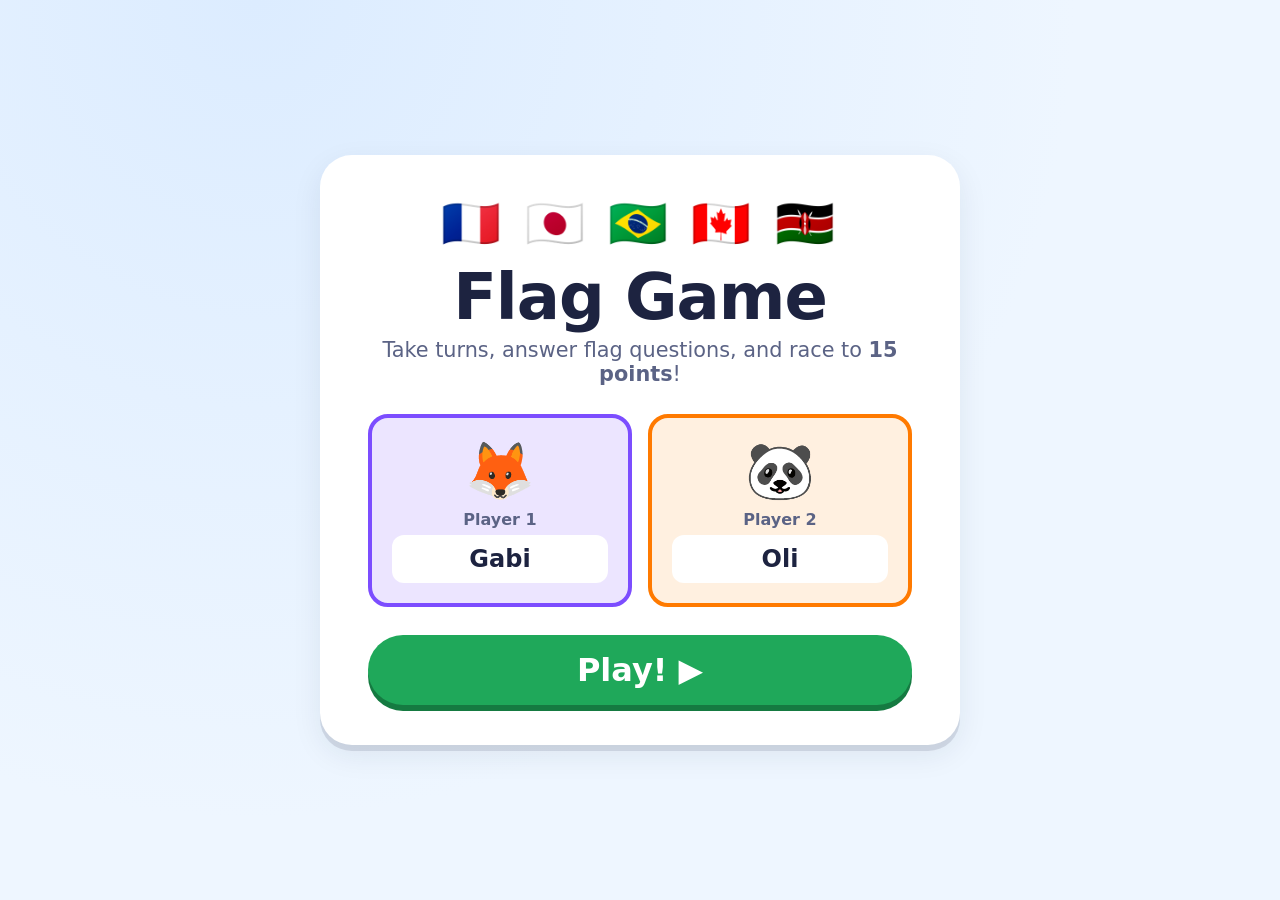
<file: index.html>
<!doctype html>
<html lang="en">
<head>
  <meta charset="utf-8">
  <meta name="viewport" content="width=device-width, initial-scale=1">
  <title>Flag Game</title>
  <link rel="stylesheet" href="styles.css">
</head>
<body>
  <!-- Home -->
  <section id="screen-home" class="screen active" aria-labelledby="home-title">
    <div class="home-card">
      <div class="home-flags" aria-hidden="true">🇫🇷 🇯🇵 🇧🇷 🇨🇦 🇰🇪</div>
      <h1 id="home-title">Flag Game</h1>
      <p class="tagline">Take turns, answer flag questions, and race to <strong>15 points</strong>!</p>
      <form id="setup-form" class="players-setup">
        <label class="player-input p0">
          <span class="avatar" aria-hidden="true">🦊</span>
          <span class="label-text">Player 1</span>
          <input id="name-0" type="text" maxlength="12" autocomplete="off" required>
        </label>
        <label class="player-input p1">
          <span class="avatar" aria-hidden="true">🐼</span>
          <span class="label-text">Player 2</span>
          <input id="name-1" type="text" maxlength="12" autocomplete="off" required>
        </label>
        <button type="submit" class="btn-primary">Play! ▶</button>
      </form>
    </div>
  </section>

  <!-- Game -->
  <section id="screen-game" class="screen" aria-label="Game">
    <header class="scoreboard" id="scoreboard"></header>

    <div class="turn-banner" id="turn-banner" role="status" aria-live="polite"></div>

    <main class="question-area">
      <p class="prompt" id="prompt"></p>
      <div class="big-flag" id="big-flag" aria-hidden="true"></div>
      <div class="options" id="options"></div>
      <div class="feedback" id="feedback" role="status" aria-live="polite"></div>
      <button class="btn-primary next-btn" id="next-btn" hidden>Next ▶ <kbd>Enter</kbd></button>
    </main>
  </section>

  <!-- Winner -->
  <section id="screen-win" class="screen" aria-labelledby="win-title">
    <div class="confetti" id="confetti" aria-hidden="true"></div>
    <div class="win-card">
      <div class="trophy" aria-hidden="true">🏆</div>
      <h1 id="win-title"></h1>
      <p class="win-sub" id="win-sub"></p>
      <div class="win-buttons">
        <button class="btn-primary" id="again-btn">Play again ▶</button>
        <button class="btn-secondary" id="home-btn">Change players</button>
      </div>
    </div>
  </section>

  <script src="js/data.js"></script>
  <script src="js/game.js"></script>
  <script src="js/app.js"></script>
</body>
</html>
</file>
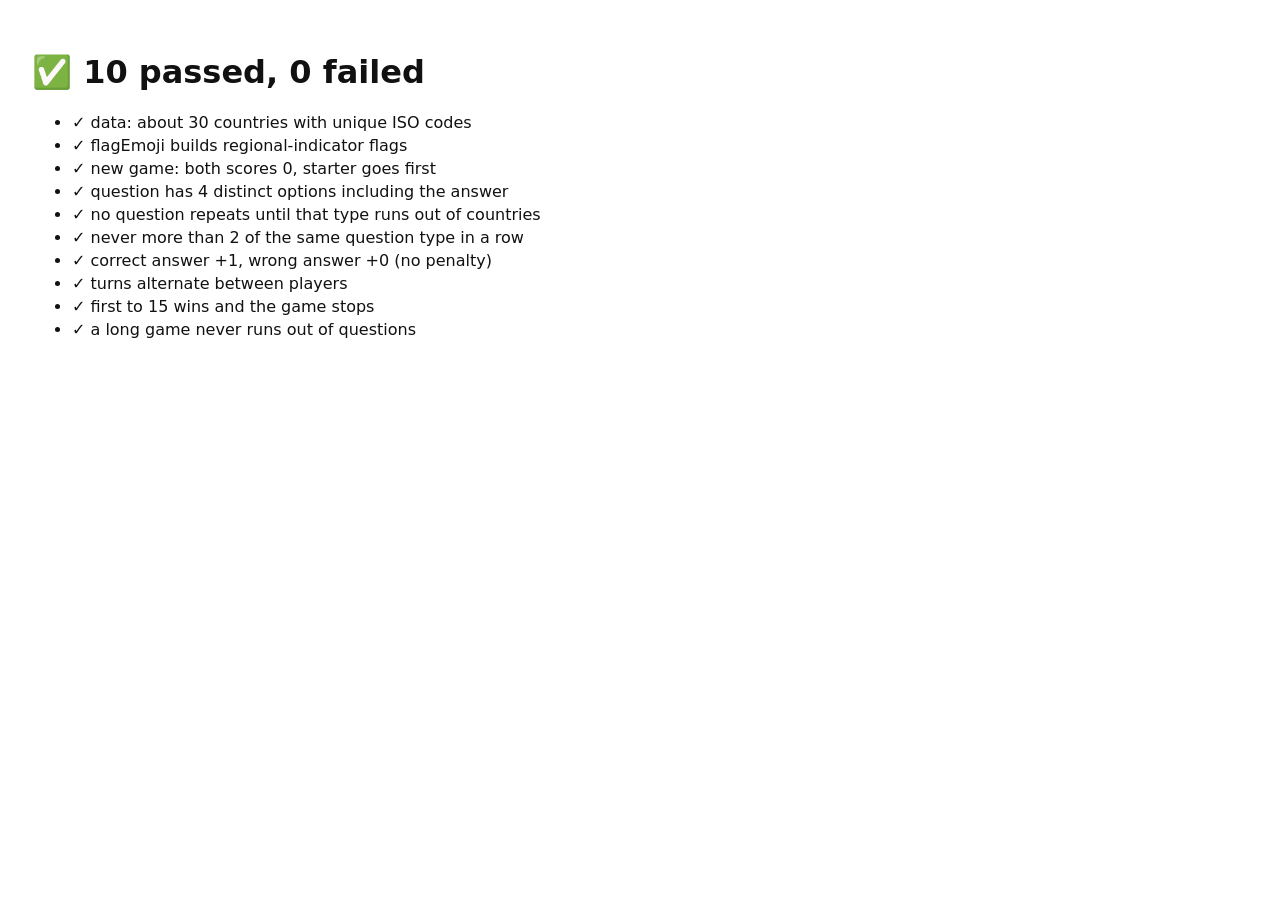
<file: tests/test.html>
<!doctype html>
<html lang="en">
<head>
  <meta charset="utf-8">
  <title>Flag Game tests</title>
  <style>body { font-family: system-ui, sans-serif; padding: 24px; background: #fff; color: #111; } li { margin: 4px 0; }</style>
</head>
<body>
  <div id="results">Running…</div>
  <script src="../js/data.js"></script>
  <script src="../js/game.js"></script>
  <script src="game.test.js"></script>
</body>
</html>
</file>
<file: styles.css>
:root {
  --bg: #eef6ff;
  --bg-accent: #dcecff;
  --card: #ffffff;
  --ink: #1d2340;
  --ink-soft: #5b6385;
  --p0: #7c4dff;
  --p0-soft: #ece5ff;
  --p1: #ff7a00;
  --p1-soft: #fff0e0;
  --good: #1fa85a;
  --good-soft: #e1f7ea;
  --bad: #e5484d;
  --bad-soft: #fde8e8;
  --radius: 20px;
  --shadow: 0 6px 0 rgba(29, 35, 64, 0.12), 0 10px 30px rgba(29, 35, 64, 0.08);
  --font: ui-rounded, "SF Pro Rounded", "Nunito", "Segoe UI", system-ui, sans-serif;
  --turn: var(--p0);
  --turn-soft: var(--p0-soft);
}

* { box-sizing: border-box; }

html, body { height: 100%; }

body {
  margin: 0;
  font-family: var(--font);
  color: var(--ink);
  background: radial-gradient(circle at 20% 0%, var(--bg-accent), var(--bg) 60%);
  -webkit-font-smoothing: antialiased;
}

.screen { display: none; min-height: 100vh; padding: 24px; }
.screen.active { display: flex; flex-direction: column; align-items: center; }

button { font-family: inherit; cursor: pointer; }

kbd {
  font-family: inherit;
  font-size: 0.7em;
  padding: 2px 8px;
  border-radius: 6px;
  background: rgba(255, 255, 255, 0.3);
  margin-left: 6px;
}

.btn-primary {
  font-size: 1.6rem;
  font-weight: 800;
  padding: 16px 40px;
  border: none;
  border-radius: 999px;
  background: var(--good);
  color: #fff;
  box-shadow: 0 6px 0 #157a41;
  transition: transform 0.1s, box-shadow 0.1s;
}
.btn-primary:hover { transform: translateY(-2px); box-shadow: 0 8px 0 #157a41; }
.btn-primary:active { transform: translateY(4px); box-shadow: 0 2px 0 #157a41; }

.btn-secondary {
  font-size: 1.2rem;
  font-weight: 700;
  padding: 14px 28px;
  border: 3px solid var(--ink-soft);
  border-radius: 999px;
  background: transparent;
  color: var(--ink-soft);
}
.btn-secondary:hover { background: #fff; }

:focus-visible { outline: 4px solid #2b7cff; outline-offset: 3px; }

/* ---------- Home ---------- */
#screen-home { justify-content: center; }

.home-card {
  background: var(--card);
  border-radius: 32px;
  box-shadow: var(--shadow);
  padding: 40px 48px;
  text-align: center;
  max-width: 640px;
  width: 100%;
}
.home-flags { font-size: 3rem; letter-spacing: 4px; }
.home-card h1 { font-size: 4rem; margin: 8px 0 4px; letter-spacing: -1px; }
.tagline { font-size: 1.3rem; color: var(--ink-soft); margin: 0 0 28px; }

.players-setup { display: grid; grid-template-columns: 1fr 1fr; gap: 16px; }
.players-setup .btn-primary { grid-column: 1 / -1; margin-top: 12px; font-size: 2rem; }

.player-input {
  display: flex;
  flex-direction: column;
  align-items: center;
  gap: 6px;
  padding: 20px;
  border-radius: var(--radius);
  border: 4px solid;
}
.player-input.p0 { border-color: var(--p0); background: var(--p0-soft); }
.player-input.p1 { border-color: var(--p1); background: var(--p1-soft); }
.player-input .avatar { font-size: 3.5rem; }
.player-input .label-text { font-weight: 700; color: var(--ink-soft); }
.player-input input {
  font: inherit;
  font-size: 1.5rem;
  font-weight: 800;
  text-align: center;
  width: 100%;
  padding: 8px;
  border: 2px solid transparent;
  border-radius: 12px;
  background: #fff;
  color: var(--ink);
}

/* ---------- Scoreboard ---------- */
.scoreboard {
  display: grid;
  grid-template-columns: 1fr 1fr;
  gap: 16px;
  width: 100%;
  max-width: 1100px;
}
.score-card {
  display: grid;
  grid-template-columns: auto 1fr auto;
  align-items: center;
  gap: 12px;
  background: var(--card);
  border-radius: var(--radius);
  padding: 12px 18px;
  border: 4px solid transparent;
  box-shadow: var(--shadow);
  opacity: 0.7;
  transition: opacity 0.2s, border-color 0.2s, transform 0.2s;
}
.score-card.active { opacity: 1; transform: scale(1.02); }
.score-card.p0.active { border-color: var(--p0); }
.score-card.p1.active { border-color: var(--p1); }
.score-card .avatar { font-size: 2.6rem; }
.score-card .name { font-size: 1.4rem; font-weight: 800; }
.score-card .score {
  font-size: 2.6rem;
  font-weight: 900;
  min-width: 2ch;
  text-align: right;
}
.score-card.p0 .score { color: var(--p0); }
.score-card.p1 .score { color: var(--p1); }
.score-card .score.bump { animation: bump 0.5s ease; }

.track {
  grid-column: 1 / -1;
  position: relative;
  height: 14px;
  border-radius: 999px;
  background: #e6e9f5;
  margin: 6px 10px 4px;
}
.track .fill {
  position: absolute; inset: 0 auto 0 0;
  border-radius: 999px;
  transition: width 0.4s ease;
}
.p0 .track .fill { background: var(--p0); }
.p1 .track .fill { background: var(--p1); }
.track .runner {
  position: absolute;
  top: 50%;
  transform: translate(-50%, -55%);
  font-size: 1.6rem;
  transition: left 0.4s ease;
}
.track .finish { position: absolute; right: -8px; top: 50%; transform: translateY(-55%); font-size: 1.4rem; }
.name-row { display: flex; flex-direction: column; }
.goal { font-size: 0.9rem; color: var(--ink-soft); font-weight: 600; }

/* ---------- Turn + question ---------- */
.turn-banner {
  margin: 20px 0 8px;
  padding: 10px 32px;
  border-radius: 999px;
  background: var(--turn);
  color: #fff;
  font-size: 1.8rem;
  font-weight: 900;
  box-shadow: var(--shadow);
}
.turn-banner.pop { animation: pop 0.4s ease; }

.question-area {
  width: 100%;
  max-width: 1100px;
  display: flex;
  flex-direction: column;
  align-items: center;
  background: var(--card);
  border-radius: 32px;
  box-shadow: var(--shadow);
  padding: 24px 32px 32px;
  margin-top: 8px;
  border-top: 10px solid var(--turn);
}
.prompt { font-size: 2.2rem; font-weight: 800; margin: 4px 0 8px; text-align: center; }
.prompt .country { color: var(--turn); }
.big-flag {
  font-size: 9rem;
  line-height: 1.1;
  filter: drop-shadow(0 6px 10px rgba(0, 0, 0, 0.15));
}
.big-flag:empty { display: none; }

.options {
  display: grid;
  grid-template-columns: 1fr 1fr;
  gap: 16px;
  width: 100%;
  margin-top: 16px;
}
.option {
  position: relative;
  min-height: 88px;
  font-size: 1.7rem;
  font-weight: 800;
  color: var(--ink);
  background: #f5f7ff;
  border: 4px solid #d9def0;
  border-radius: var(--radius);
  padding: 12px 20px 12px 64px;
  text-align: left;
  box-shadow: 0 5px 0 #d9def0;
  transition: transform 0.1s, box-shadow 0.1s, background 0.15s, border-color 0.15s;
}
.option:hover:not(:disabled) {
  border-color: var(--turn);
  background: var(--turn-soft);
  transform: translateY(-2px);
  box-shadow: 0 7px 0 var(--turn);
}
.option:disabled { cursor: default; }
.option .num {
  position: absolute;
  left: 16px;
  top: 50%;
  transform: translateY(-50%);
  width: 36px; height: 36px;
  display: grid; place-items: center;
  border-radius: 10px;
  background: #fff;
  border: 2px solid #d9def0;
  font-size: 1.1rem;
  color: var(--ink-soft);
}
.option.flag-option { font-size: 6rem; text-align: center; padding: 4px 20px; line-height: 1.15; }
.option.correct { background: var(--good-soft); border-color: var(--good); box-shadow: 0 5px 0 var(--good); }
.option.wrong { background: var(--bad-soft); border-color: var(--bad); box-shadow: 0 5px 0 var(--bad); }
.option.dim { opacity: 0.45; }
.option.correct::after, .option.wrong::after {
  position: absolute; right: 18px; top: 50%; transform: translateY(-50%);
  font-size: 2rem;
}
.option.correct::after { content: "✅"; }
.option.wrong::after { content: "❌"; }

.feedback { min-height: 3rem; margin-top: 20px; font-size: 2rem; font-weight: 900; text-align: center; }
.feedback.good { color: var(--good); }
.feedback.bad { color: var(--ink-soft); }
.feedback.good:not(:empty), .feedback.bad:not(:empty) { animation: pop 0.4s ease; }
.next-btn { margin-top: 12px; }

/* ---------- Winner ---------- */
#screen-win { justify-content: center; overflow: hidden; position: relative; }
.win-card {
  position: relative;
  z-index: 1;
  background: var(--card);
  border-radius: 32px;
  box-shadow: var(--shadow);
  padding: 40px 56px;
  text-align: center;
  max-width: 640px;
}
.trophy { font-size: 7rem; animation: bounce 1.2s ease infinite; }
.win-card h1 { font-size: 3.5rem; margin: 8px 0; }
.win-sub { font-size: 1.5rem; color: var(--ink-soft); margin: 0 0 28px; }
.win-buttons { display: flex; gap: 16px; justify-content: center; flex-wrap: wrap; align-items: center; }

.confetti { position: absolute; inset: 0; pointer-events: none; }
.confetti span {
  position: absolute;
  top: -20px;
  width: 12px;
  height: 18px;
  border-radius: 3px;
  animation: fall linear forwards;
}

@keyframes fall { to { transform: translateY(110vh) rotate(720deg); } }
@keyframes bump { 0% { transform: scale(1); } 40% { transform: scale(1.6); } 100% { transform: scale(1); } }
@keyframes pop { 0% { transform: scale(0.8); opacity: 0; } 100% { transform: scale(1); opacity: 1; } }
@keyframes bounce { 0%, 100% { transform: translateY(0); } 50% { transform: translateY(-14px); } }

@media (prefers-reduced-motion: reduce) {
  *, *::before, *::after { animation: none !important; transition: none !important; }
  .confetti { display: none; }
}

/* Smaller laptop screens: tighten spacing so everything fits without scrolling. */
@media (max-height: 820px) {
  .screen { padding: 14px 24px; }
  .turn-banner { margin: 12px 0 4px; font-size: 1.5rem; }
  .big-flag { font-size: 7rem; }
  .option { min-height: 80px; }
  .option.flag-option { font-size: 5.6rem; }
  .prompt { font-size: 1.9rem; }
}

@media (max-width: 700px) {
  .players-setup, .scoreboard, .options { grid-template-columns: 1fr; }
  .home-card, .question-area, .win-card { padding: 24px 16px; }
  .home-card h1 { font-size: 2.8rem; }
}
</file>
